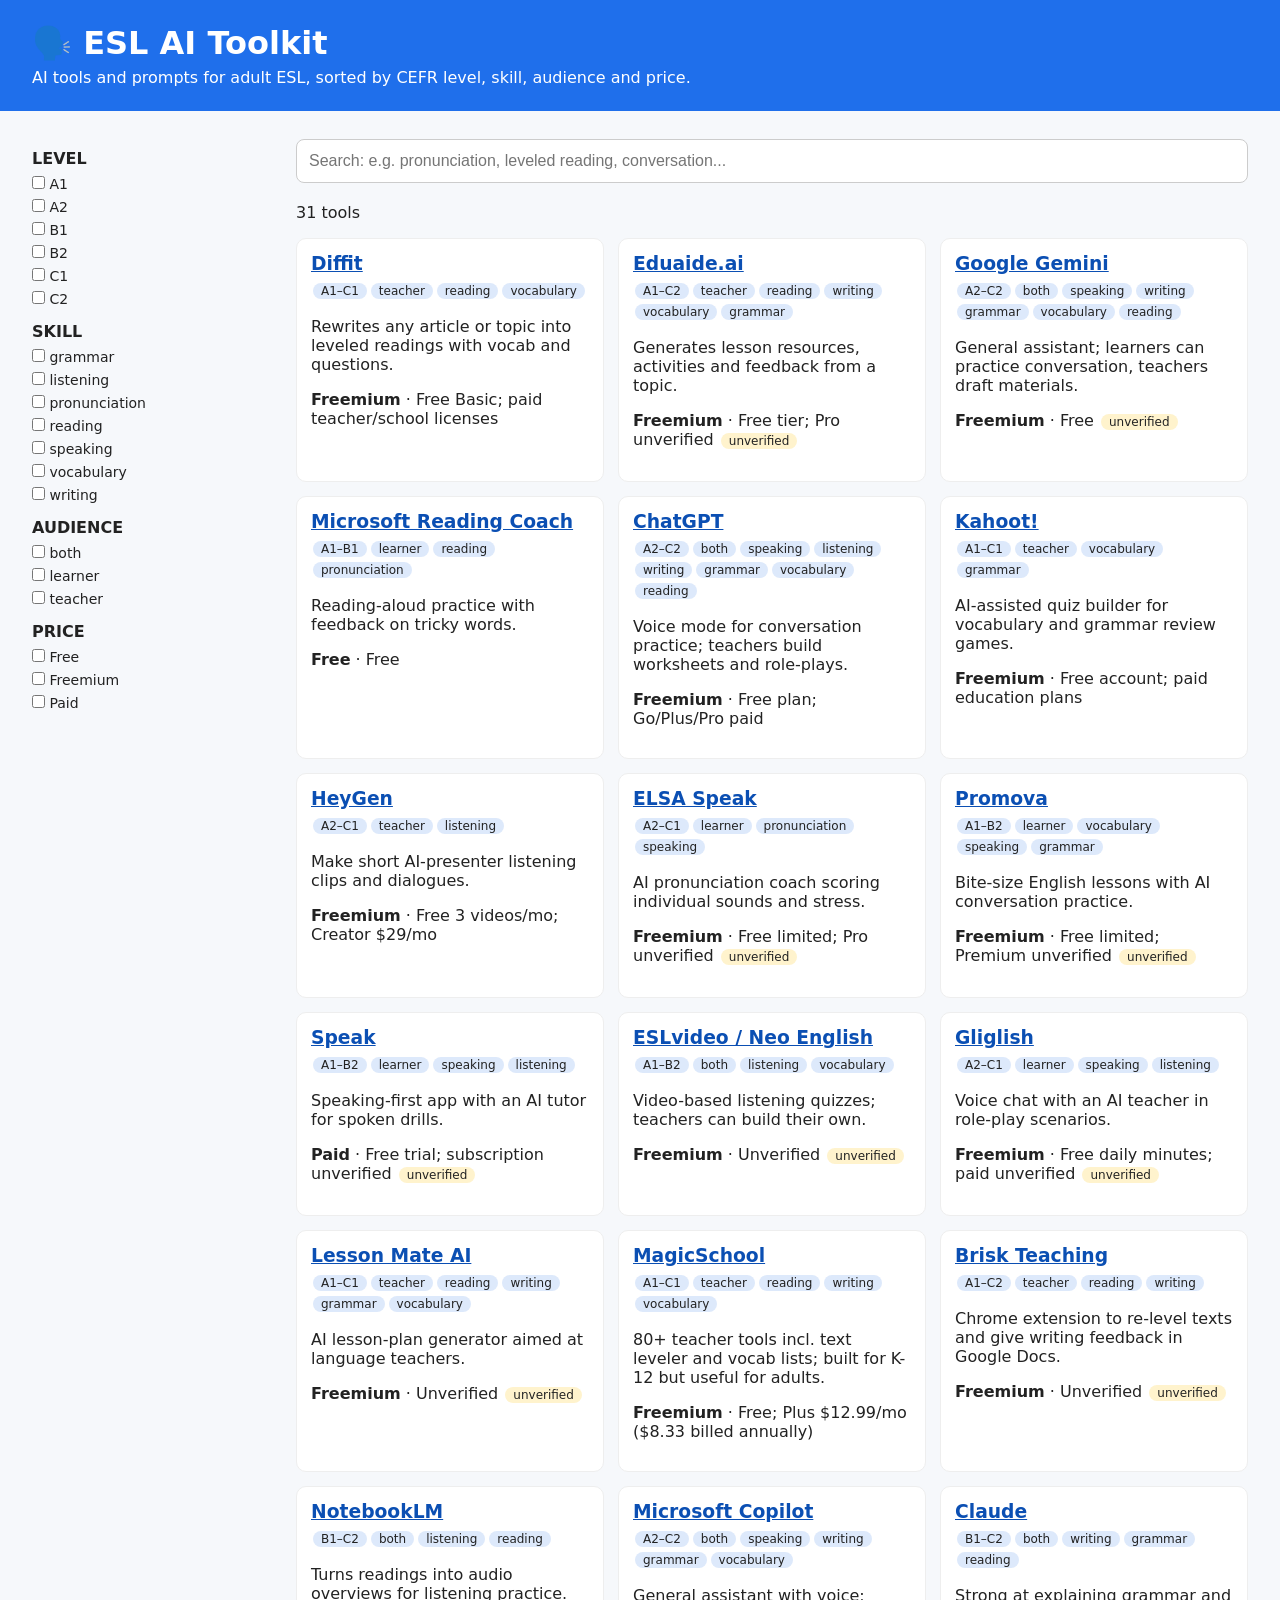
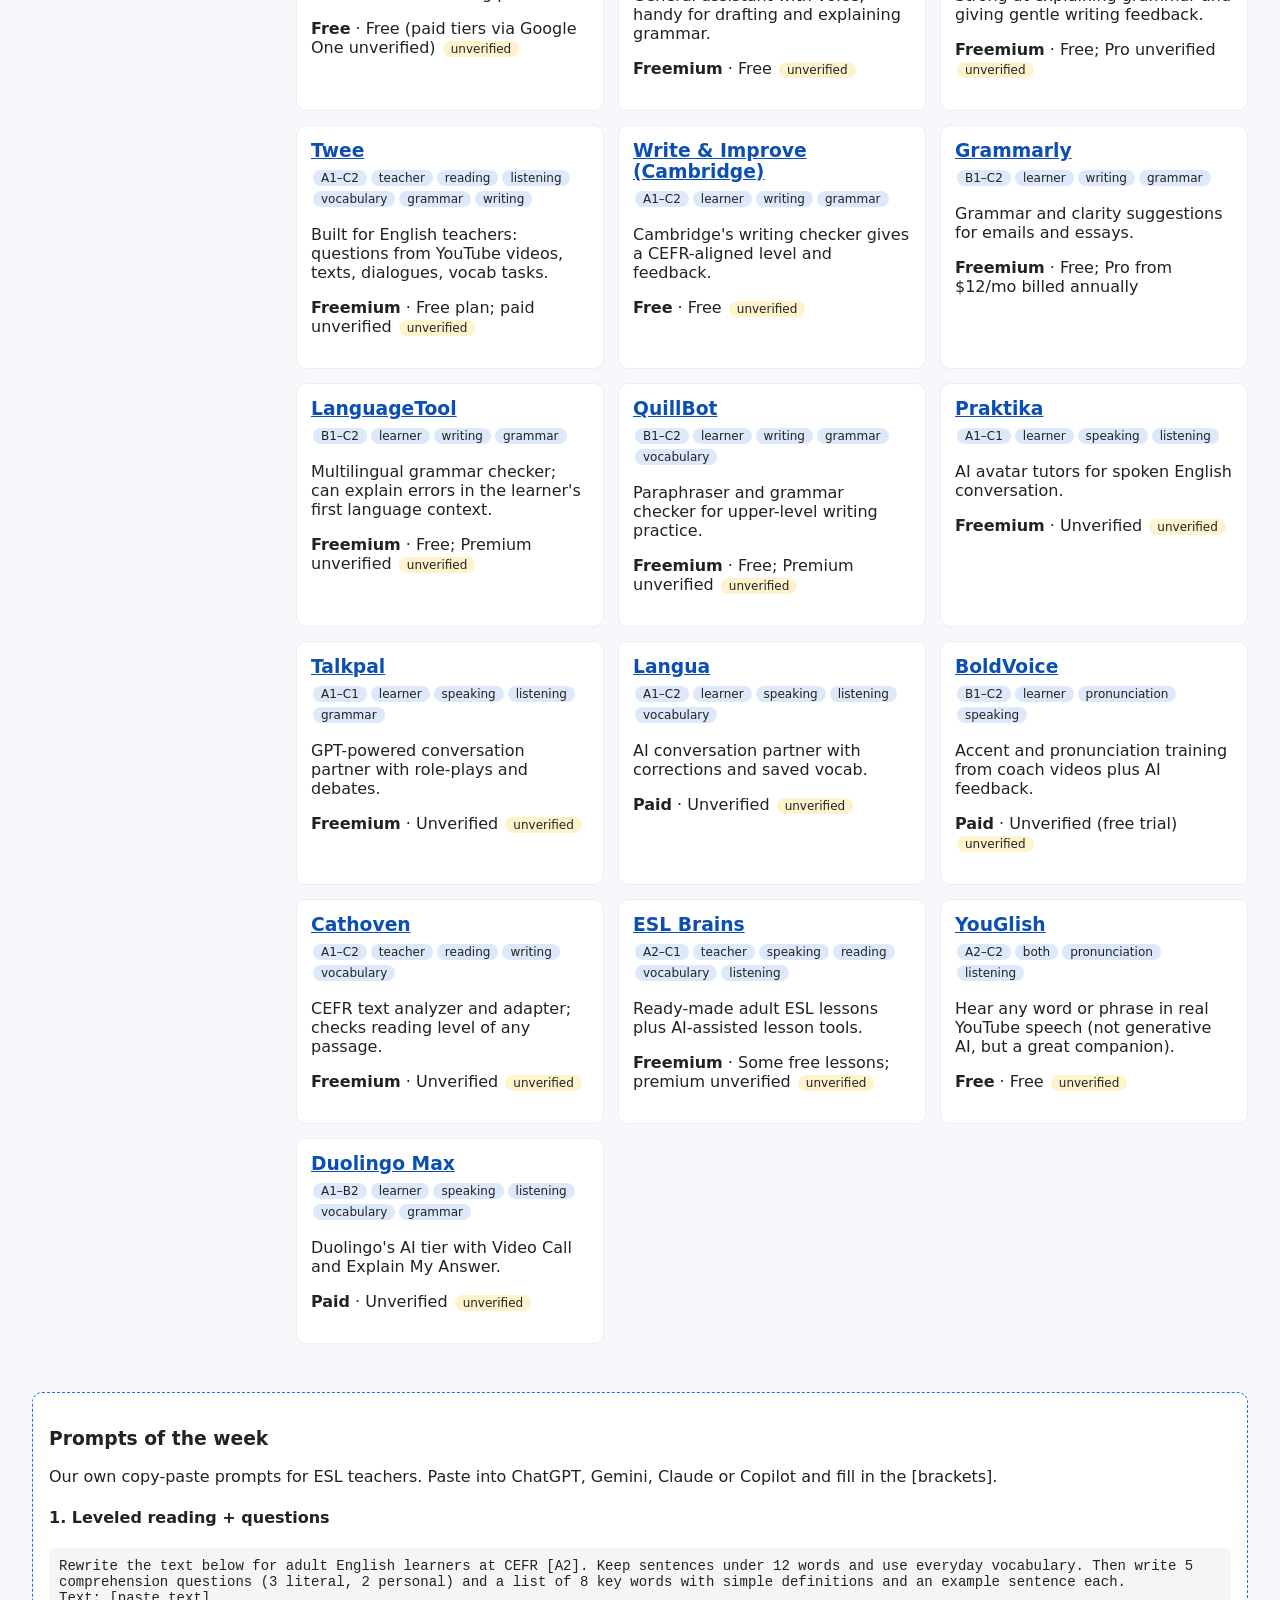
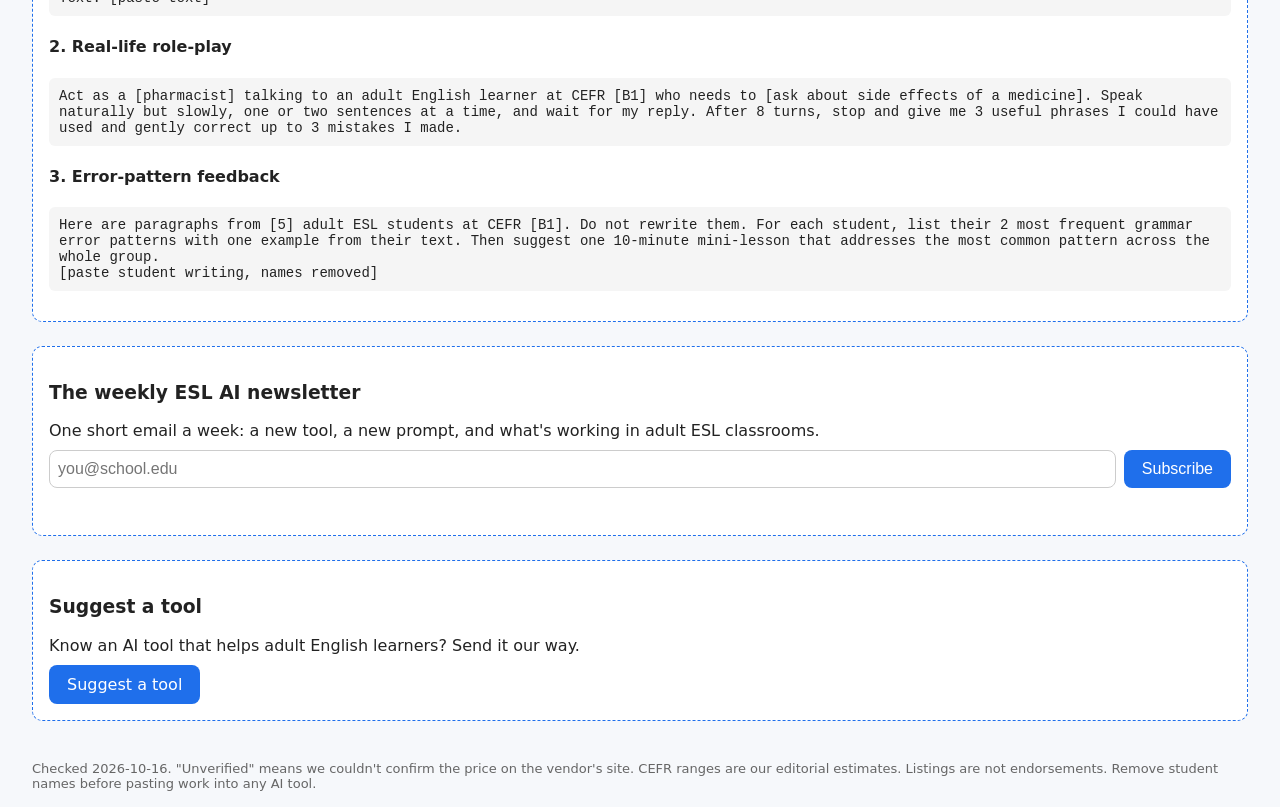
<file: index.html>
<!doctype html><html><head><meta charset="utf-8"><title>ESL AI Toolkit</title><meta name="viewport" content="width=device-width, initial-scale=1"><meta name="description" content="Free and low-cost AI tools and prompts for adult ESL teachers and learners, sorted by CEFR level, skill and price."><link rel="stylesheet" href="style.css"></head><body>
<header><h1>🗣️ ESL AI Toolkit</h1><p>AI tools and prompts for adult ESL, sorted by CEFR level, skill, audience and price.</p></header>
<main><aside><div id="filters"></div></aside>
<section><input id="q" placeholder="Search: e.g. pronunciation, leveled reading, conversation..."><p id="count"></p><div id="grid"></div></section></main>
<section class="box" id="prompts" aria-labelledby="pr-h"><h3 id="pr-h">Prompts of the week</h3><p>Our own copy-paste prompts for ESL teachers. Paste into ChatGPT, Gemini, Claude or Copilot and fill in the [brackets].</p>
<h4>1. Leveled reading + questions</h4><pre>Rewrite the text below for adult English learners at CEFR [A2]. Keep sentences under 12 words and use everyday vocabulary. Then write 5 comprehension questions (3 literal, 2 personal) and a list of 8 key words with simple definitions and an example sentence each.
Text: [paste text]</pre>
<h4>2. Real-life role-play</h4><pre>Act as a [pharmacist] talking to an adult English learner at CEFR [B1] who needs to [ask about side effects of a medicine]. Speak naturally but slowly, one or two sentences at a time, and wait for my reply. After 8 turns, stop and give me 3 useful phrases I could have used and gently correct up to 3 mistakes I made.</pre>
<h4>3. Error-pattern feedback</h4><pre>Here are paragraphs from [5] adult ESL students at CEFR [B1]. Do not rewrite them. For each student, list their 2 most frequent grammar error patterns with one example from their text. Then suggest one 10-minute mini-lesson that addresses the most common pattern across the whole group.
[paste student writing, names removed]</pre></section>
<section class="box" id="newsletter" aria-labelledby="nl-h"><h3 id="nl-h">The weekly ESL AI newsletter</h3><p>One short email a week: a new tool, a new prompt, and what's working in adult ESL classrooms.</p><form id="nl-form" novalidate><label for="nl-email" class="sr">Email address</label><div class="row"><input type="email" id="nl-email" name="email" autocomplete="email" placeholder="you@school.edu" required><button type="submit">Subscribe</button></div><p id="nl-msg" role="status" aria-live="polite"></p></form></section>
<section class="box" id="suggest" aria-labelledby="sg-h"><h3 id="sg-h">Suggest a tool</h3><p>Know an AI tool that helps adult English learners? Send it our way.</p><a id="suggest-link" class="btn" href="mailto:hello@kordaris.com?subject=Tool%20suggestion">Suggest a tool</a></section>
<footer>Checked 2026-10-16. "Unverified" means we couldn't confirm the price on the vendor's site. CEFR ranges are our editorial estimates. Listings are not endorsements. Remove student names before pasting work into any AI tool.</footer>
<script src="data/tools.js"></script><script src="app.js"></script></body></html>
</file>
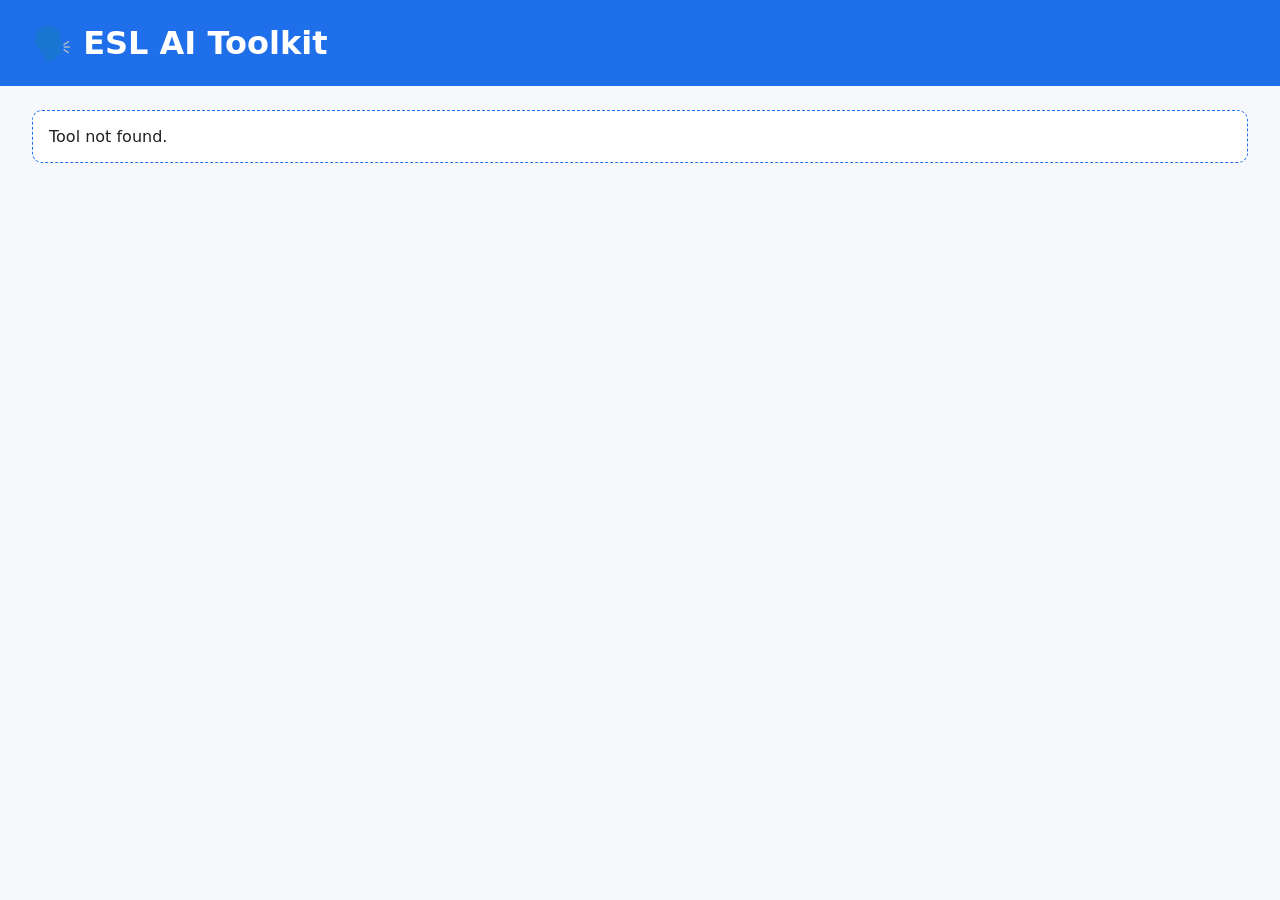
<file: tool.html>
<!doctype html><html><head><meta charset="utf-8"><meta name="viewport" content="width=device-width, initial-scale=1"><title>Tool · ESL AI Toolkit</title><link rel="stylesheet" href="style.css"></head><body>
<header><h1><a href="index.html" style="color:#fff;text-decoration:none">🗣️ ESL AI Toolkit</a></h1></header><div class="box" id="t"></div>
<script src="data/tools.js"></script><script>
const t=TOOLS.find(x=>x.id==new URLSearchParams(location.search).get("id"));const e=document.getElementById("t");
e.innerHTML=!t?"Tool not found.":`<h2>${t.name}</h2><p><a href="${t.url}" target="_blank" rel="noopener">${t.url}</a></p>
<p><b>CEFR:</b> ${t.levels.join(", ")}</p><p><b>Skills:</b> ${t.skills.join(", ")}</p><p><b>For:</b> ${t.audience}</p><p>${t.note}</p><p><b>Price:</b> ${t.price_tier} · ${t.starting_price} ${t.pricing_verified?"":"<span class='tag warn'>unverified</span>"} (<a href="${t.pricing_source}" target="_blank" rel="noopener">pricing page</a>)</p>
<p style="font-size:13px;color:#666">Last checked ${t.last_checked}.</p>`;</script></body></html>
</file>
<file: style.css>
body{font-family:system-ui,sans-serif;margin:0;background:#f6f8fb;color:#222}header{background:#1f6feb;color:#fff;padding:24px 32px}header h1{margin:0}header p{margin:6px 0 0}
main{display:grid;grid-template-columns:240px 1fr;gap:24px;padding:24px 32px}aside label{display:block;font-size:14px;margin:2px 0}aside h4{margin:14px 0 4px}
#q{width:100%;padding:12px;font-size:16px;border:1px solid #ccc;border-radius:8px;box-sizing:border-box}#grid{display:grid;grid-template-columns:repeat(auto-fill,minmax(260px,1fr));gap:14px;margin-top:14px}
.card{background:#fff;border:1px solid #eee;border-radius:10px;padding:14px}.card h3{margin:0 0 6px}.tag{display:inline-block;background:#dde9fb;border-radius:10px;padding:1px 8px;font-size:12px;margin:2px}.ok{background:#d8f3dc}
a{color:#0b4fb3}.box{background:#fff;border:1px dashed #1f6feb;border-radius:10px;padding:16px;margin:24px 32px}input,select,textarea{padding:8px;margin:4px 0}footer{padding:16px 32px;font-size:13px;color:#666}
.box p{margin:4px 0 10px}.row{display:flex;gap:8px;flex-wrap:wrap}.row input{flex:1 1 220px;border:1px solid #ccc;border-radius:8px;font-size:16px;margin:0}
button,.btn{background:#1f6feb;color:#fff;border:0;border-radius:8px;padding:10px 18px;font-size:16px;cursor:pointer;text-decoration:none;display:inline-block}button:hover,.btn:hover{background:#0b4fb3}
button:focus-visible,.btn:focus-visible,input:focus-visible{outline:3px solid #222;outline-offset:2px}#nl-msg{min-height:1.2em;font-size:14px}
.sr{position:absolute;width:1px;height:1px;overflow:hidden;clip:rect(0 0 0 0)}
@media(max-width:700px){main{grid-template-columns:1fr;padding:16px}.box{margin:16px}header,footer{padding:16px}}
.warn{background:#fff3cd}.cta{border-style:solid;background:#eef4ff}
pre{white-space:pre-wrap;background:#f5f5f5;padding:10px;border-radius:6px;font-size:14px}
</file>
